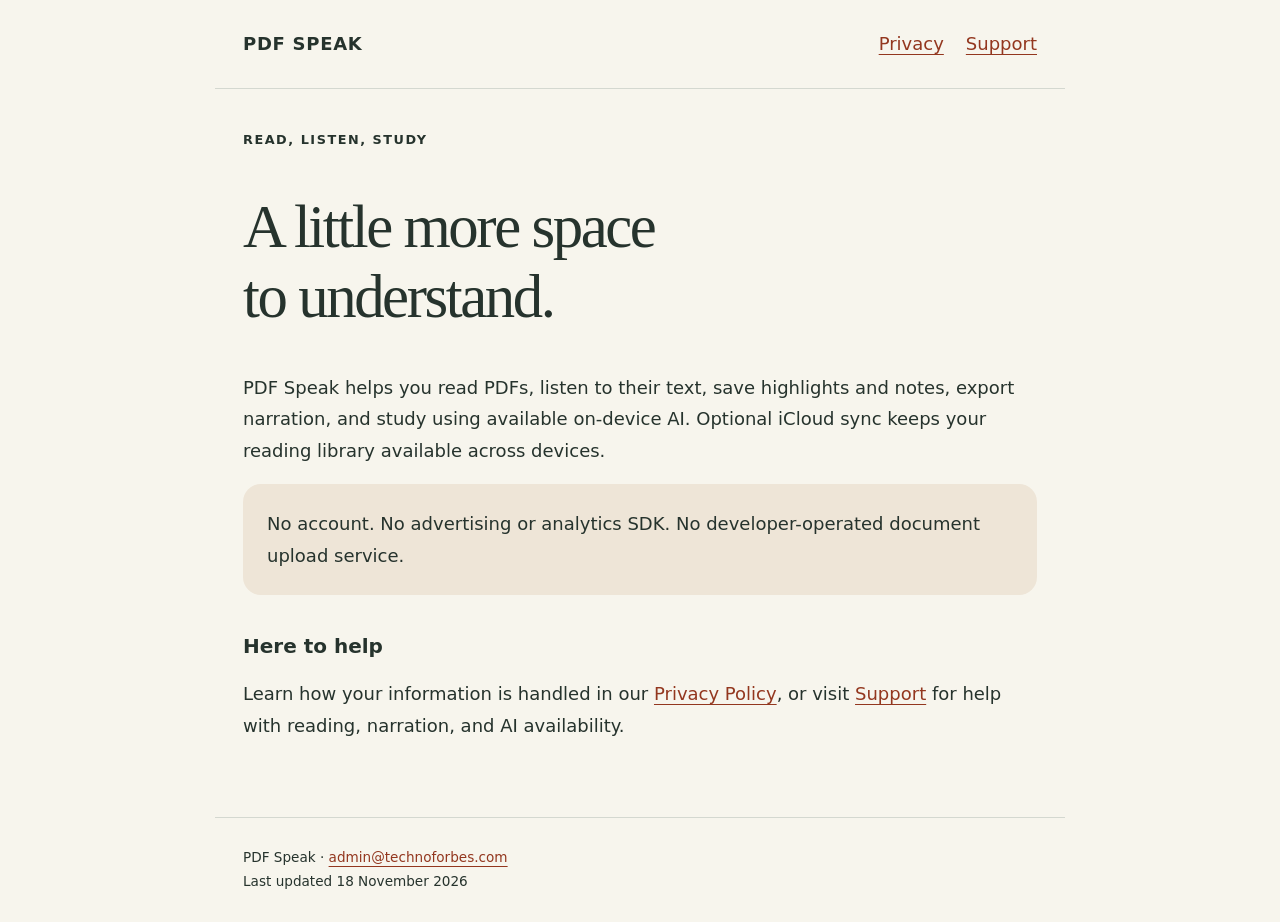
<file: index.html>
<!doctype html>
<html lang="en"><head><meta charset="utf-8"><meta name="viewport" content="width=device-width,initial-scale=1"><meta name="description" content="Read. Listen. Understand. for PDF Speak, a private PDF reading and listening app."><title>Read. Listen. Understand. · PDF Speak</title><link rel="stylesheet" href="style.css"></head><body><a class="skip" href="#main">Skip to content</a><header><a class="brand" href="index.html">PDF SPEAK</a><nav aria-label="Main"><a href="privacy.html">Privacy</a><a href="support.html">Support</a></nav></header><main id="main"><p class="eyebrow">Read, listen, study</p><h1>A little more space<br>to understand.</h1><p>PDF Speak helps you read PDFs, listen to their text, save highlights and notes, export narration, and study using available on-device AI. Optional iCloud sync keeps your reading library available across devices.</p><p class="note">No account. No advertising or analytics SDK. No developer-operated document upload service.</p><h2>Here to help</h2><p>Learn how your information is handled in our <a href="privacy.html">Privacy Policy</a>, or visit <a href="support.html">Support</a> for help with reading, narration, and AI availability.</p></main><footer>PDF Speak · <a href="mailto:admin@technoforbes.com">admin@technoforbes.com</a><br>Last updated 18 November 2026</footer></body></html>
</file>
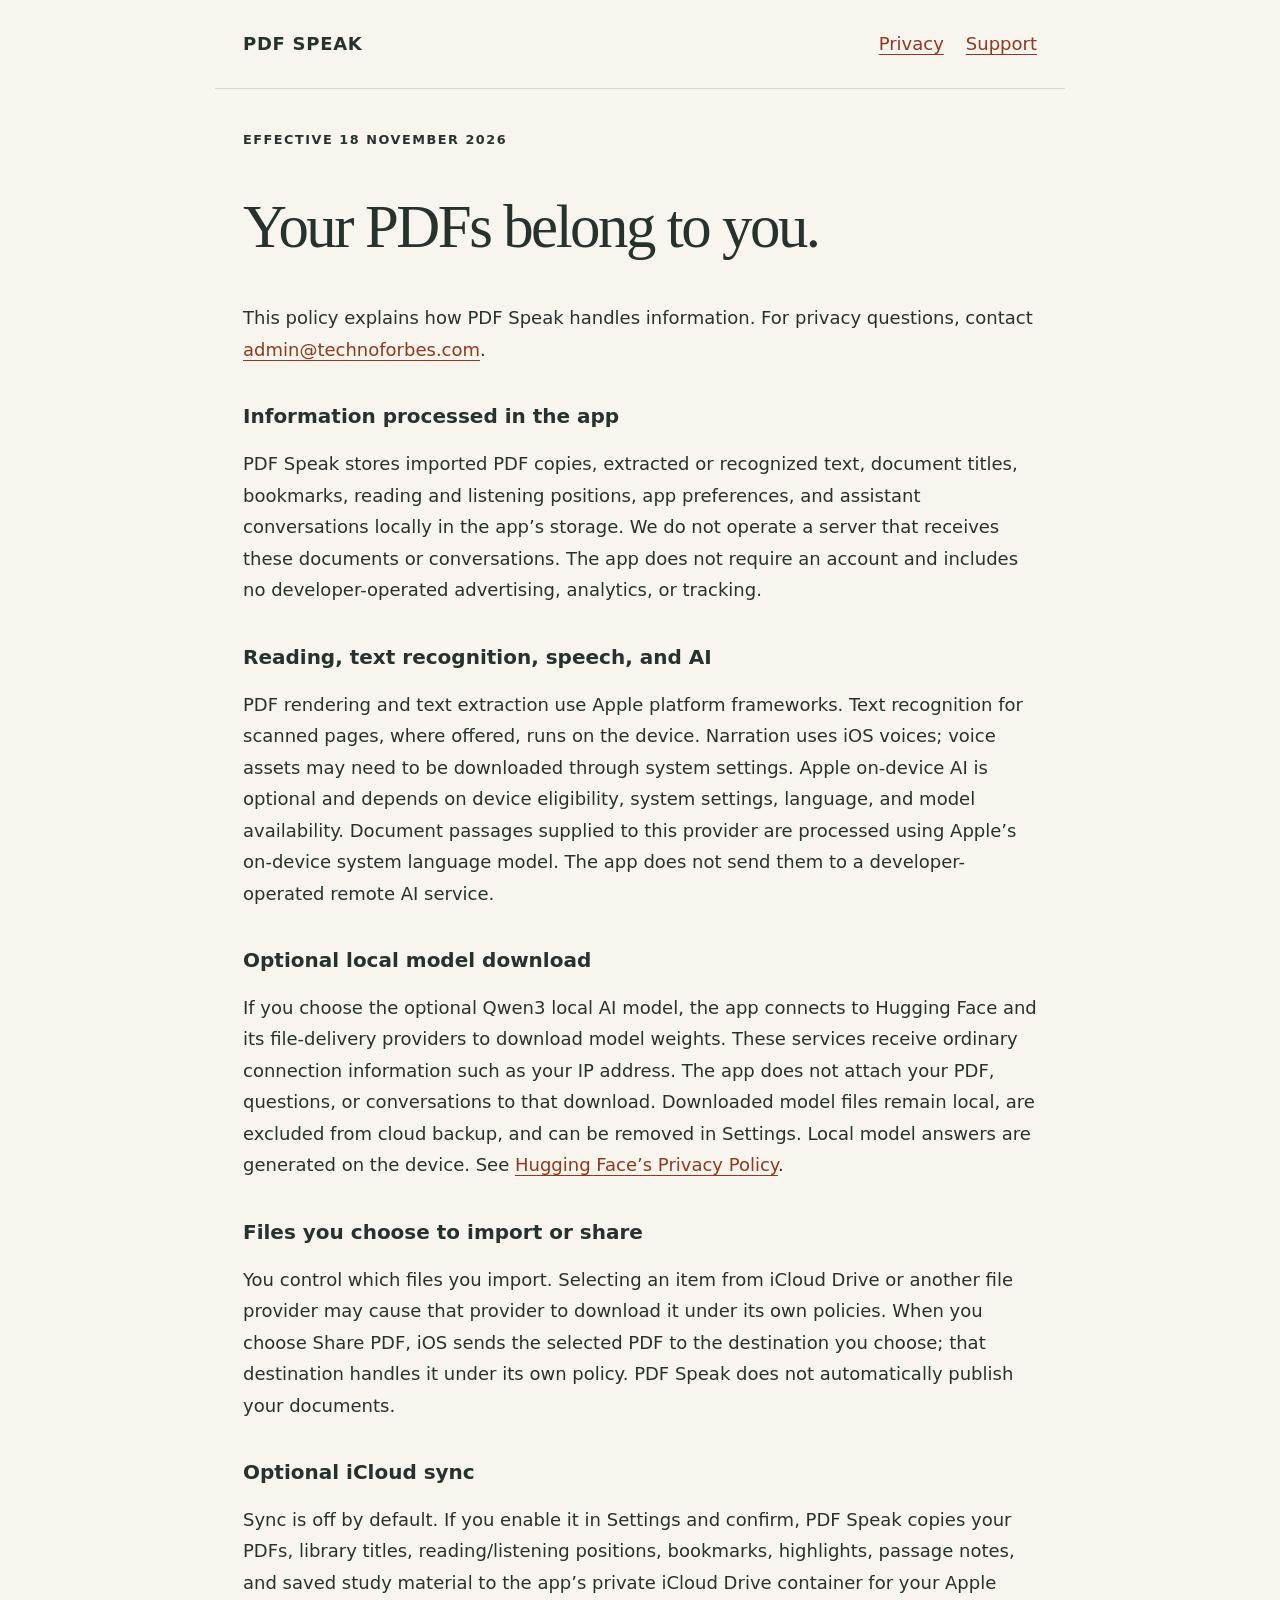
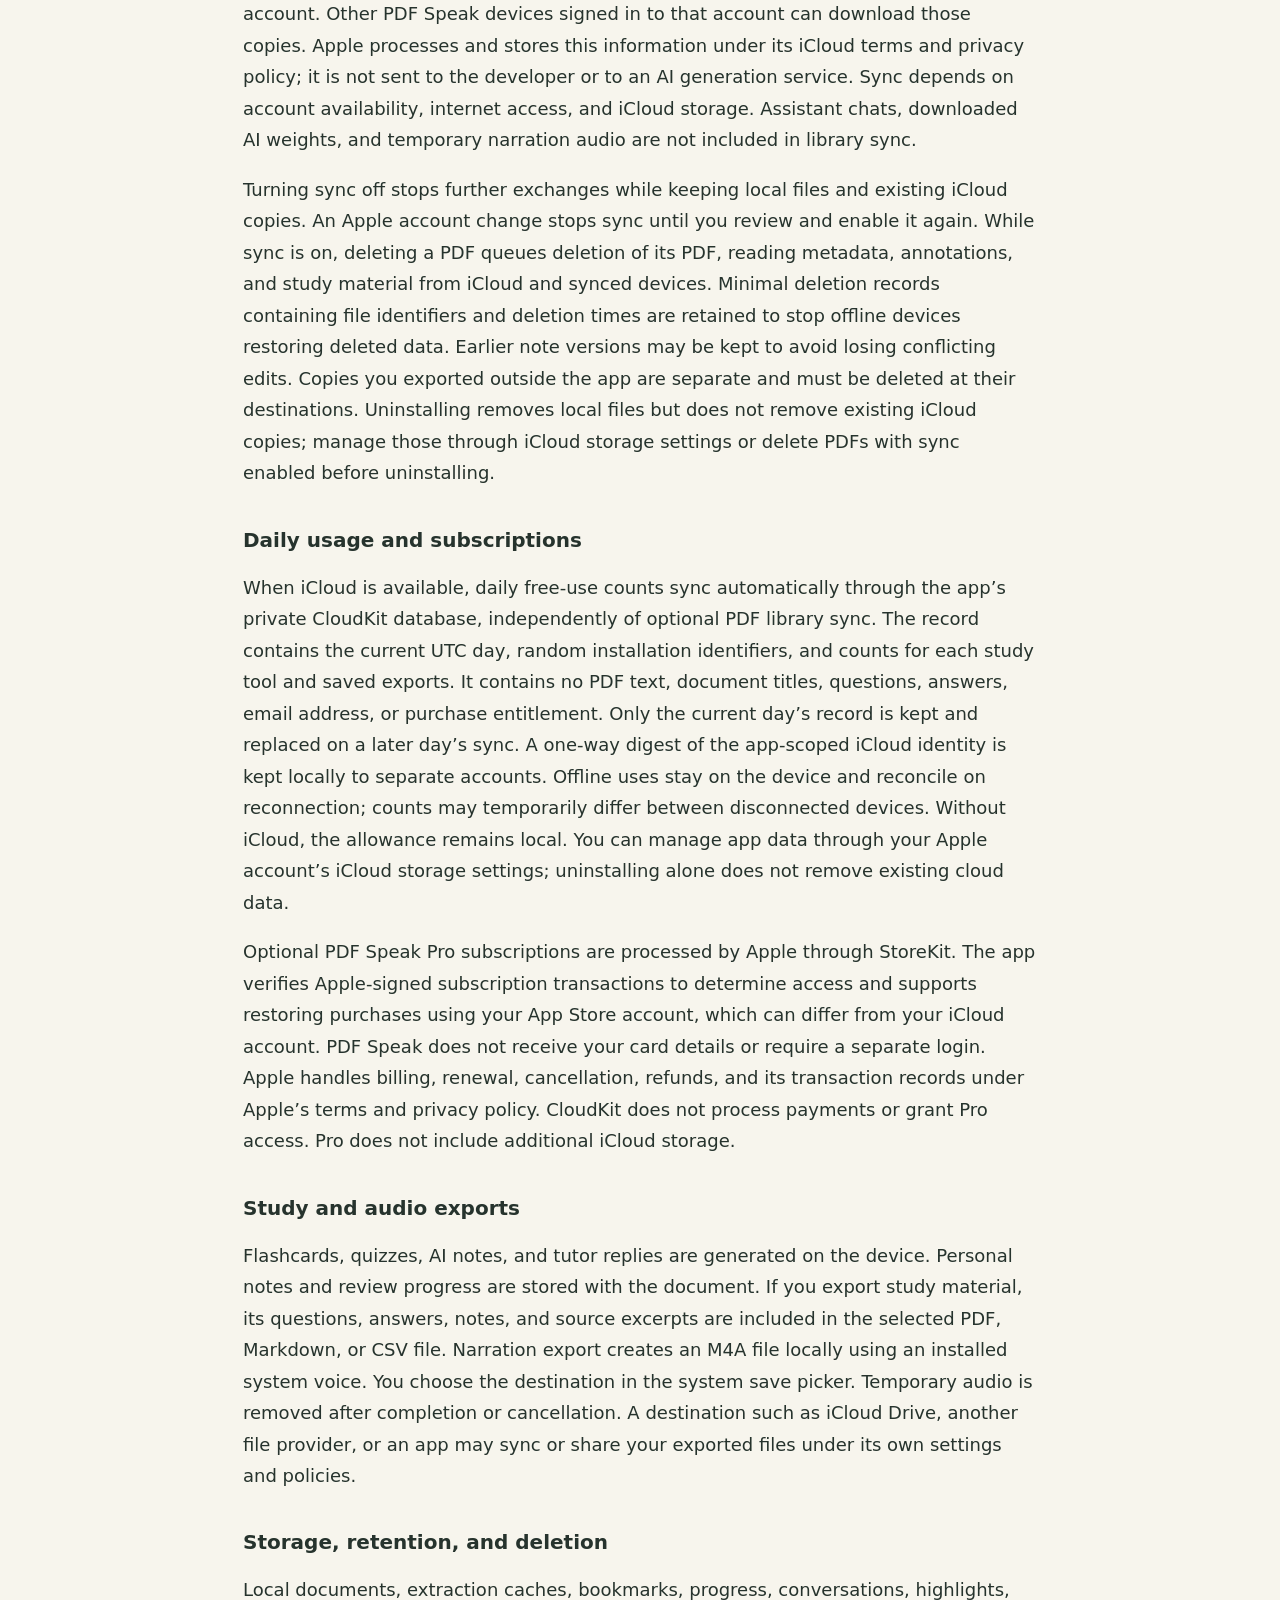
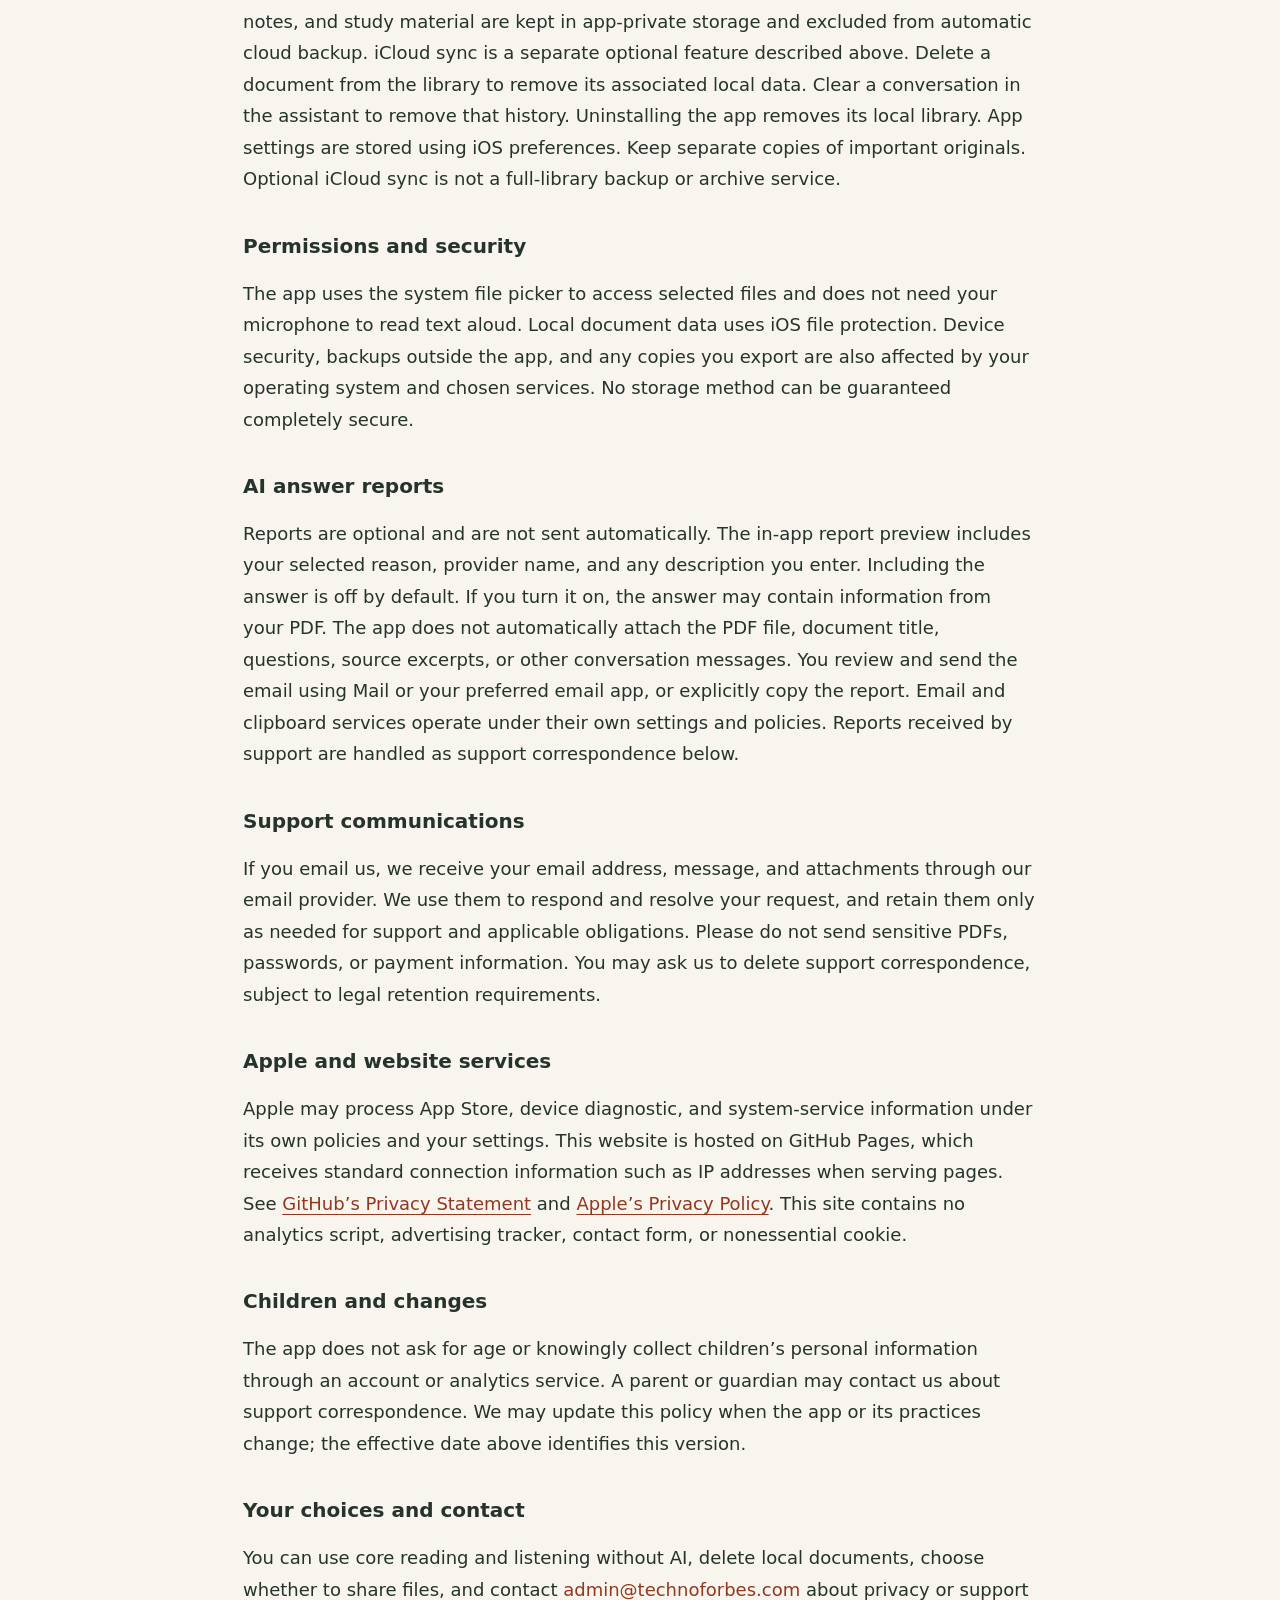
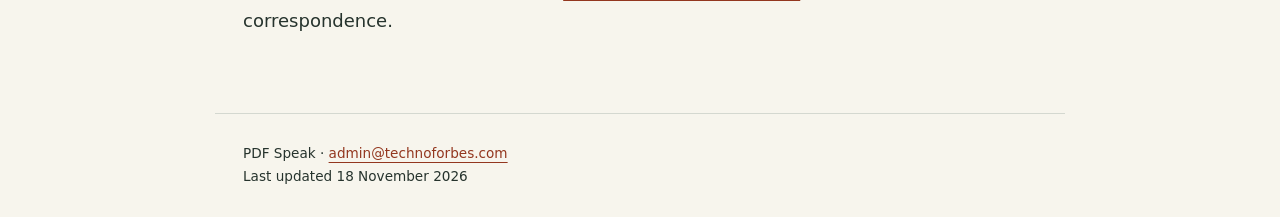
<file: privacy.html>
<!doctype html>
<html lang="en"><head><meta charset="utf-8"><meta name="viewport" content="width=device-width,initial-scale=1"><meta name="description" content="Privacy Policy for PDF Speak, a private PDF reading and listening app."><title>Privacy Policy · PDF Speak</title><link rel="stylesheet" href="style.css"></head><body><a class="skip" href="#main">Skip to content</a><header><a class="brand" href="index.html">PDF SPEAK</a><nav aria-label="Main"><a href="privacy.html">Privacy</a><a href="support.html">Support</a></nav></header><main id="main"><p class="eyebrow">Effective 18 November 2026</p><h1>Your PDFs belong to you.</h1><p>This policy explains how PDF Speak handles information. For privacy questions, contact <a href="mailto:admin@technoforbes.com">admin@technoforbes.com</a>.</p>
<h2>Information processed in the app</h2><p>PDF Speak stores imported PDF copies, extracted or recognized text, document titles, bookmarks, reading and listening positions, app preferences, and assistant conversations locally in the app’s storage. We do not operate a server that receives these documents or conversations. The app does not require an account and includes no developer-operated advertising, analytics, or tracking.</p>
<h2>Reading, text recognition, speech, and AI</h2><p>PDF rendering and text extraction use Apple platform frameworks. Text recognition for scanned pages, where offered, runs on the device. Narration uses iOS voices; voice assets may need to be downloaded through system settings. Apple on-device AI is optional and depends on device eligibility, system settings, language, and model availability. Document passages supplied to this provider are processed using Apple’s on-device system language model. The app does not send them to a developer-operated remote AI service.</p>
<h2>Optional local model download</h2><p>If you choose the optional Qwen3 local AI model, the app connects to Hugging Face and its file-delivery providers to download model weights. These services receive ordinary connection information such as your IP address. The app does not attach your PDF, questions, or conversations to that download. Downloaded model files remain local, are excluded from cloud backup, and can be removed in Settings. Local model answers are generated on the device. See <a href="https://huggingface.co/privacy">Hugging Face’s Privacy Policy</a>.</p><h2>Files you choose to import or share</h2><p>You control which files you import. Selecting an item from iCloud Drive or another file provider may cause that provider to download it under its own policies. When you choose Share PDF, iOS sends the selected PDF to the destination you choose; that destination handles it under its own policy. PDF Speak does not automatically publish your documents.</p>
<h2>Optional iCloud sync</h2><p>Sync is off by default. If you enable it in Settings and confirm, PDF Speak copies your PDFs, library titles, reading/listening positions, bookmarks, highlights, passage notes, and saved study material to the app’s private iCloud Drive container for your Apple account. Other PDF Speak devices signed in to that account can download those copies. Apple processes and stores this information under its iCloud terms and privacy policy; it is not sent to the developer or to an AI generation service. Sync depends on account availability, internet access, and iCloud storage. Assistant chats, downloaded AI weights, and temporary narration audio are not included in library sync.</p><p>Turning sync off stops further exchanges while keeping local files and existing iCloud copies. An Apple account change stops sync until you review and enable it again. While sync is on, deleting a PDF queues deletion of its PDF, reading metadata, annotations, and study material from iCloud and synced devices. Minimal deletion records containing file identifiers and deletion times are retained to stop offline devices restoring deleted data. Earlier note versions may be kept to avoid losing conflicting edits. Copies you exported outside the app are separate and must be deleted at their destinations. Uninstalling removes local files but does not remove existing iCloud copies; manage those through iCloud storage settings or delete PDFs with sync enabled before uninstalling.</p><h2>Daily usage and subscriptions</h2><p>When iCloud is available, daily free-use counts sync automatically through the app’s private CloudKit database, independently of optional PDF library sync. The record contains the current UTC day, random installation identifiers, and counts for each study tool and saved exports. It contains no PDF text, document titles, questions, answers, email address, or purchase entitlement. Only the current day’s record is kept and replaced on a later day’s sync. A one-way digest of the app-scoped iCloud identity is kept locally to separate accounts. Offline uses stay on the device and reconcile on reconnection; counts may temporarily differ between disconnected devices. Without iCloud, the allowance remains local. You can manage app data through your Apple account’s iCloud storage settings; uninstalling alone does not remove existing cloud data.</p><p>Optional PDF Speak Pro subscriptions are processed by Apple through StoreKit. The app verifies Apple-signed subscription transactions to determine access and supports restoring purchases using your App Store account, which can differ from your iCloud account. PDF Speak does not receive your card details or require a separate login. Apple handles billing, renewal, cancellation, refunds, and its transaction records under Apple’s terms and privacy policy. CloudKit does not process payments or grant Pro access. Pro does not include additional iCloud storage.</p><h2>Study and audio exports</h2><p>Flashcards, quizzes, AI notes, and tutor replies are generated on the device. Personal notes and review progress are stored with the document. If you export study material, its questions, answers, notes, and source excerpts are included in the selected PDF, Markdown, or CSV file. Narration export creates an M4A file locally using an installed system voice. You choose the destination in the system save picker. Temporary audio is removed after completion or cancellation. A destination such as iCloud Drive, another file provider, or an app may sync or share your exported files under its own settings and policies.</p><h2>Storage, retention, and deletion</h2><p>Local documents, extraction caches, bookmarks, progress, conversations, highlights, notes, and study material are kept in app-private storage and excluded from automatic cloud backup. iCloud sync is a separate optional feature described above. Delete a document from the library to remove its associated local data. Clear a conversation in the assistant to remove that history. Uninstalling the app removes its local library. App settings are stored using iOS preferences. Keep separate copies of important originals. Optional iCloud sync is not a full-library backup or archive service.</p>
<h2>Permissions and security</h2><p>The app uses the system file picker to access selected files and does not need your microphone to read text aloud. Local document data uses iOS file protection. Device security, backups outside the app, and any copies you export are also affected by your operating system and chosen services. No storage method can be guaranteed completely secure.</p>
<h2>AI answer reports</h2><p>Reports are optional and are not sent automatically. The in-app report preview includes your selected reason, provider name, and any description you enter. Including the answer is off by default. If you turn it on, the answer may contain information from your PDF. The app does not automatically attach the PDF file, document title, questions, source excerpts, or other conversation messages. You review and send the email using Mail or your preferred email app, or explicitly copy the report. Email and clipboard services operate under their own settings and policies. Reports received by support are handled as support correspondence below.</p><h2>Support communications</h2><p>If you email us, we receive your email address, message, and attachments through our email provider. We use them to respond and resolve your request, and retain them only as needed for support and applicable obligations. Please do not send sensitive PDFs, passwords, or payment information. You may ask us to delete support correspondence, subject to legal retention requirements.</p>
<h2>Apple and website services</h2><p>Apple may process App Store, device diagnostic, and system-service information under its own policies and your settings. This website is hosted on GitHub Pages, which receives standard connection information such as IP addresses when serving pages. See <a href="https://docs.github.com/en/site-policy/privacy-policies/github-general-privacy-statement">GitHub’s Privacy Statement</a> and <a href="https://www.apple.com/legal/privacy/">Apple’s Privacy Policy</a>. This site contains no analytics script, advertising tracker, contact form, or nonessential cookie.</p>
<h2>Children and changes</h2><p>The app does not ask for age or knowingly collect children’s personal information through an account or analytics service. A parent or guardian may contact us about support correspondence. We may update this policy when the app or its practices change; the effective date above identifies this version.</p>
<h2>Your choices and contact</h2><p>You can use core reading and listening without AI, delete local documents, choose whether to share files, and contact <a href="mailto:admin@technoforbes.com">admin@technoforbes.com</a> about privacy or support correspondence.</p></main><footer>PDF Speak · <a href="mailto:admin@technoforbes.com">admin@technoforbes.com</a><br>Last updated 18 November 2026</footer></body></html>
</file>
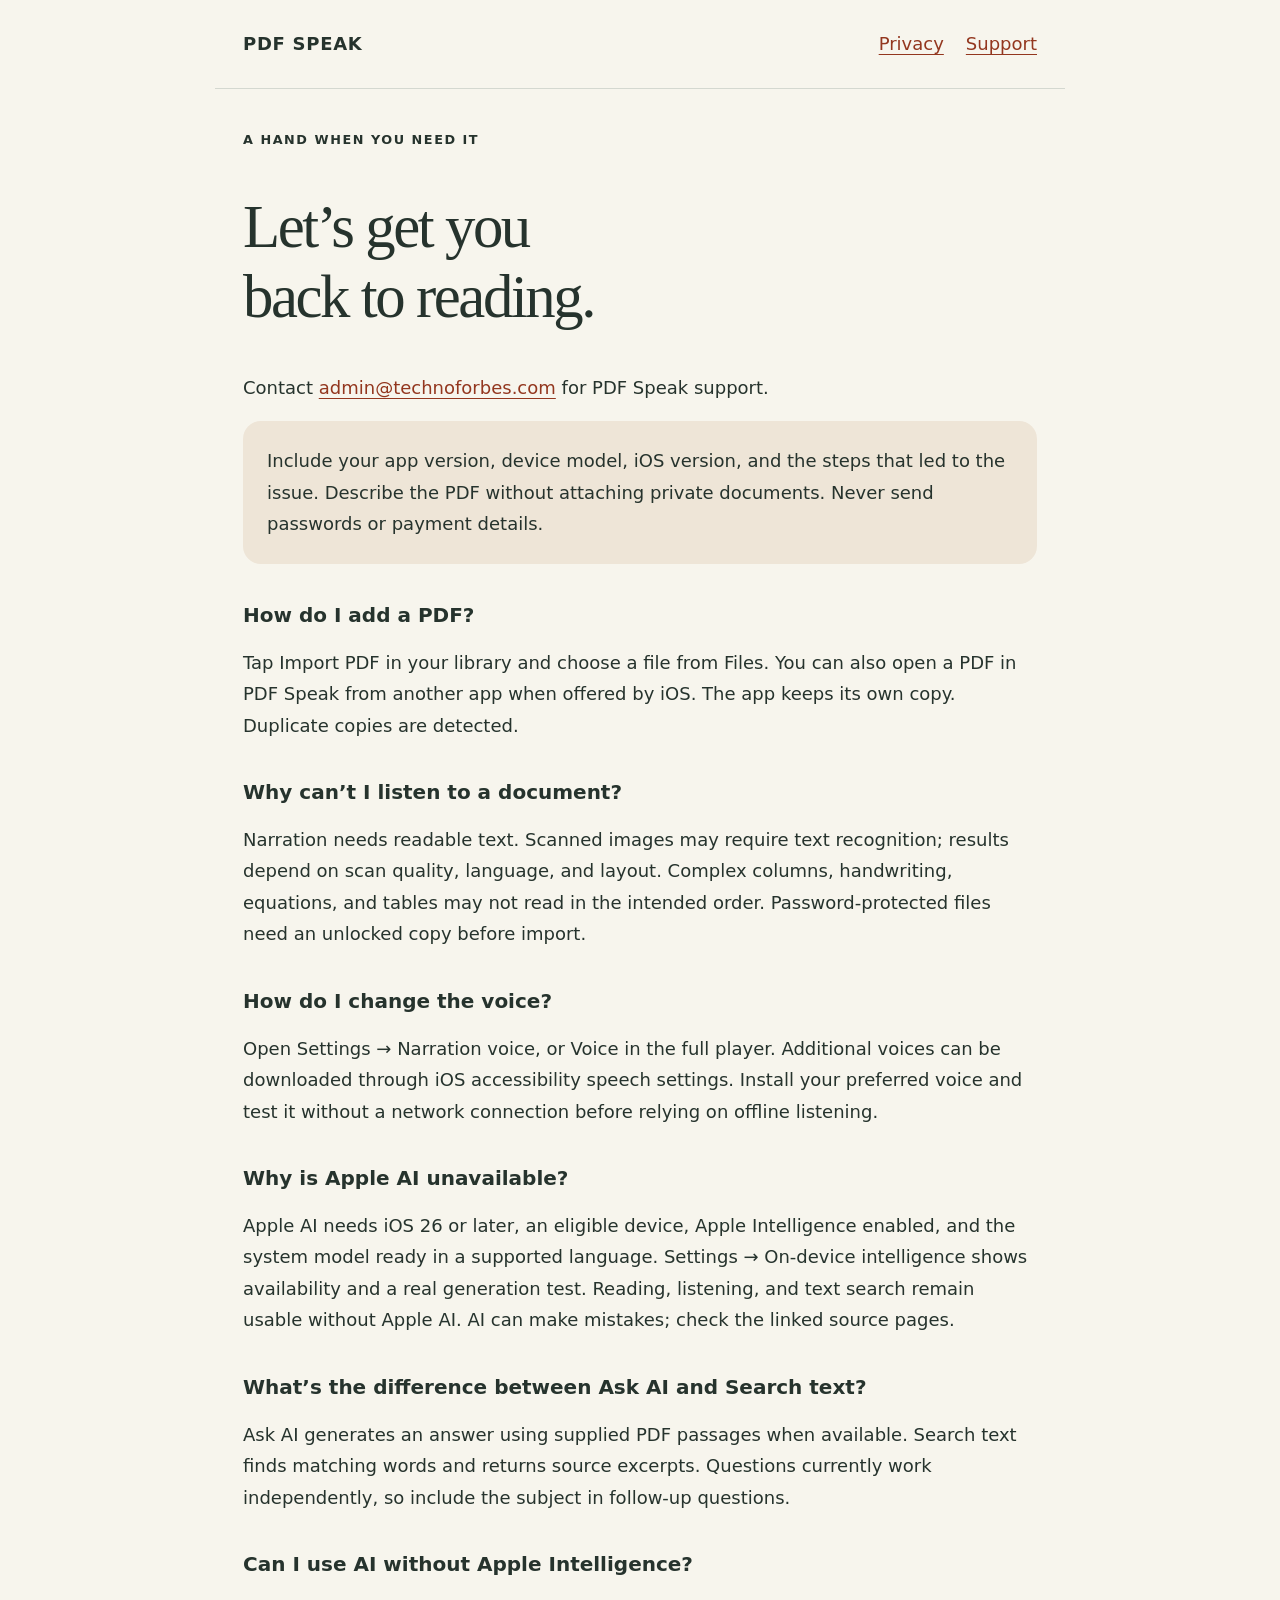
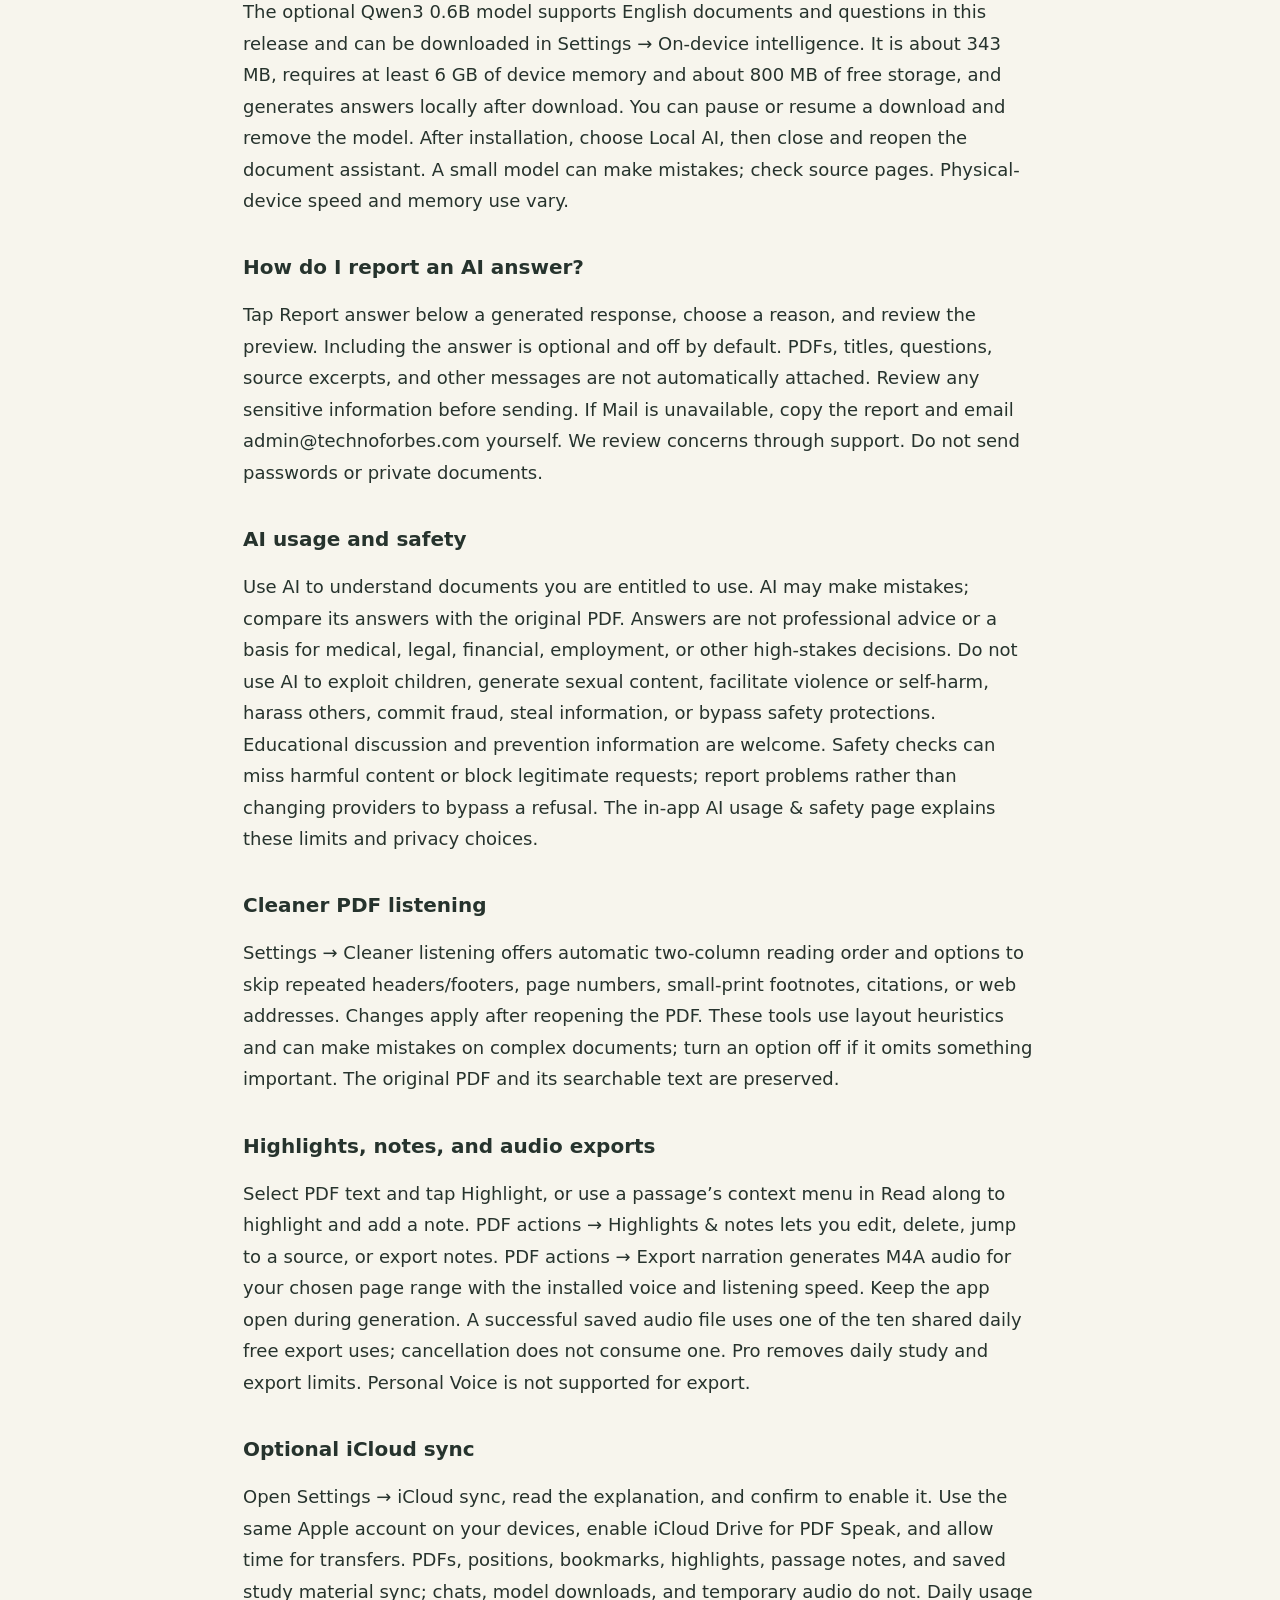
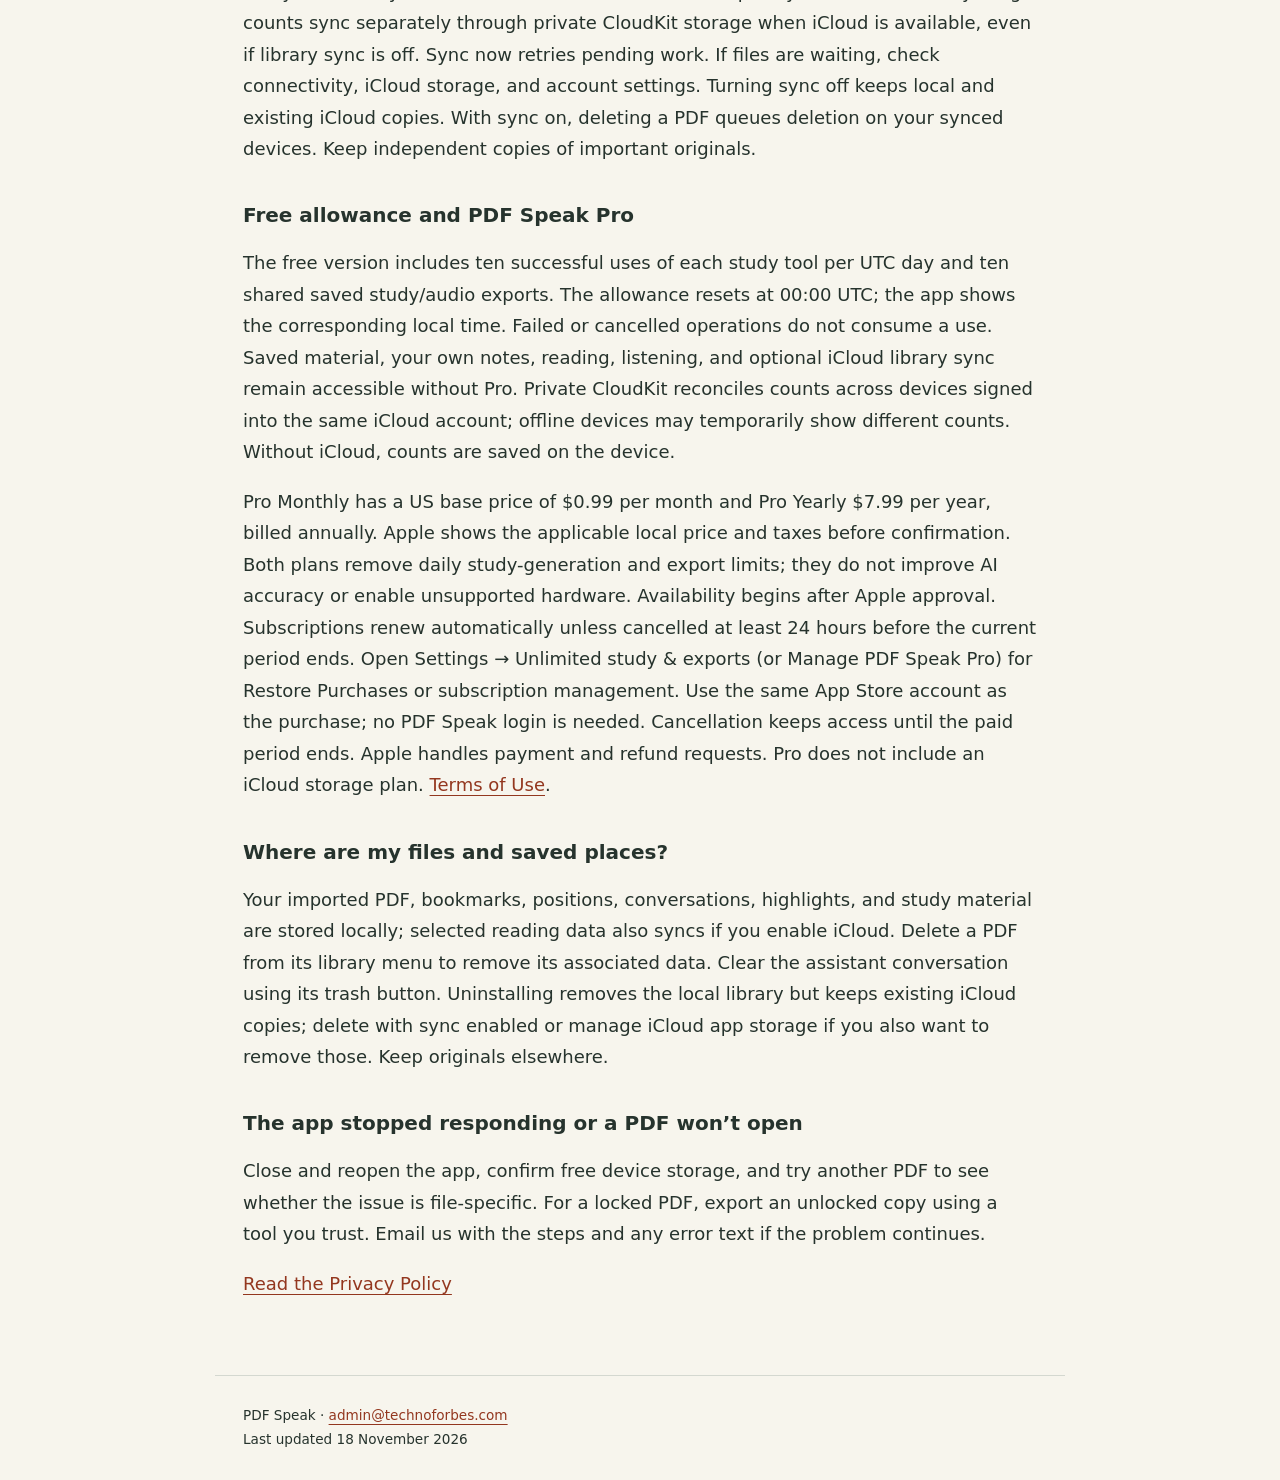
<file: support.html>
<!doctype html>
<html lang="en"><head><meta charset="utf-8"><meta name="viewport" content="width=device-width,initial-scale=1"><meta name="description" content="Support for PDF Speak, a private PDF reading and listening app."><title>Support · PDF Speak</title><link rel="stylesheet" href="style.css"></head><body><a class="skip" href="#main">Skip to content</a><header><a class="brand" href="index.html">PDF SPEAK</a><nav aria-label="Main"><a href="privacy.html">Privacy</a><a href="support.html">Support</a></nav></header><main id="main"><p class="eyebrow">A hand when you need it</p><h1>Let’s get you<br>back to reading.</h1><p>Contact <a href="mailto:admin@technoforbes.com?subject=PDF%20Speak%20Support">admin@technoforbes.com</a> for PDF Speak support.</p><p class="note">Include your app version, device model, iOS version, and the steps that led to the issue. Describe the PDF without attaching private documents. Never send passwords or payment details.</p>
<h2>How do I add a PDF?</h2><p>Tap Import PDF in your library and choose a file from Files. You can also open a PDF in PDF Speak from another app when offered by iOS. The app keeps its own copy. Duplicate copies are detected.</p>
<h2>Why can’t I listen to a document?</h2><p>Narration needs readable text. Scanned images may require text recognition; results depend on scan quality, language, and layout. Complex columns, handwriting, equations, and tables may not read in the intended order. Password-protected files need an unlocked copy before import.</p>
<h2>How do I change the voice?</h2><p>Open Settings → Narration voice, or Voice in the full player. Additional voices can be downloaded through iOS accessibility speech settings. Install your preferred voice and test it without a network connection before relying on offline listening.</p>
<h2>Why is Apple AI unavailable?</h2><p>Apple AI needs iOS 26 or later, an eligible device, Apple Intelligence enabled, and the system model ready in a supported language. Settings → On-device intelligence shows availability and a real generation test. Reading, listening, and text search remain usable without Apple AI. AI can make mistakes; check the linked source pages.</p>
<h2>What’s the difference between Ask AI and Search text?</h2><p>Ask AI generates an answer using supplied PDF passages when available. Search text finds matching words and returns source excerpts. Questions currently work independently, so include the subject in follow-up questions.</p>
<h2>Can I use AI without Apple Intelligence?</h2><p>The optional Qwen3 0.6B model supports English documents and questions in this release and can be downloaded in Settings → On-device intelligence. It is about 343 MB, requires at least 6 GB of device memory and about 800 MB of free storage, and generates answers locally after download. You can pause or resume a download and remove the model. After installation, choose Local AI, then close and reopen the document assistant. A small model can make mistakes; check source pages. Physical-device speed and memory use vary.</p><h2>How do I report an AI answer?</h2><p>Tap Report answer below a generated response, choose a reason, and review the preview. Including the answer is optional and off by default. PDFs, titles, questions, source excerpts, and other messages are not automatically attached. Review any sensitive information before sending. If Mail is unavailable, copy the report and email admin@technoforbes.com yourself. We review concerns through support. Do not send passwords or private documents.</p><h2>AI usage and safety</h2><p>Use AI to understand documents you are entitled to use. AI may make mistakes; compare its answers with the original PDF. Answers are not professional advice or a basis for medical, legal, financial, employment, or other high-stakes decisions. Do not use AI to exploit children, generate sexual content, facilitate violence or self-harm, harass others, commit fraud, steal information, or bypass safety protections. Educational discussion and prevention information are welcome. Safety checks can miss harmful content or block legitimate requests; report problems rather than changing providers to bypass a refusal. The in-app AI usage &amp; safety page explains these limits and privacy choices.</p><h2>Cleaner PDF listening</h2><p>Settings → Cleaner listening offers automatic two-column reading order and options to skip repeated headers/footers, page numbers, small-print footnotes, citations, or web addresses. Changes apply after reopening the PDF. These tools use layout heuristics and can make mistakes on complex documents; turn an option off if it omits something important. The original PDF and its searchable text are preserved.</p><h2>Highlights, notes, and audio exports</h2><p>Select PDF text and tap Highlight, or use a passage’s context menu in Read along to highlight and add a note. PDF actions → Highlights &amp; notes lets you edit, delete, jump to a source, or export notes. PDF actions → Export narration generates M4A audio for your chosen page range with the installed voice and listening speed. Keep the app open during generation. A successful saved audio file uses one of the ten shared daily free export uses; cancellation does not consume one. Pro removes daily study and export limits. Personal Voice is not supported for export.</p><h2>Optional iCloud sync</h2><p>Open Settings → iCloud sync, read the explanation, and confirm to enable it. Use the same Apple account on your devices, enable iCloud Drive for PDF Speak, and allow time for transfers. PDFs, positions, bookmarks, highlights, passage notes, and saved study material sync; chats, model downloads, and temporary audio do not. Daily usage counts sync separately through private CloudKit storage when iCloud is available, even if library sync is off. Sync now retries pending work. If files are waiting, check connectivity, iCloud storage, and account settings. Turning sync off keeps local and existing iCloud copies. With sync on, deleting a PDF queues deletion on your synced devices. Keep independent copies of important originals.</p><h2>Free allowance and PDF Speak Pro</h2><p>The free version includes ten successful uses of each study tool per UTC day and ten shared saved study/audio exports. The allowance resets at 00:00 UTC; the app shows the corresponding local time. Failed or cancelled operations do not consume a use. Saved material, your own notes, reading, listening, and optional iCloud library sync remain accessible without Pro. Private CloudKit reconciles counts across devices signed into the same iCloud account; offline devices may temporarily show different counts. Without iCloud, counts are saved on the device.</p><p>Pro Monthly has a US base price of $0.99 per month and Pro Yearly $7.99 per year, billed annually. Apple shows the applicable local price and taxes before confirmation. Both plans remove daily study-generation and export limits; they do not improve AI accuracy or enable unsupported hardware. Availability begins after Apple approval. Subscriptions renew automatically unless cancelled at least 24 hours before the current period ends. Open Settings → Unlimited study &amp; exports (or Manage PDF Speak Pro) for Restore Purchases or subscription management. Use the same App Store account as the purchase; no PDF Speak login is needed. Cancellation keeps access until the paid period ends. Apple handles payment and refund requests. Pro does not include an iCloud storage plan. <a href="https://www.apple.com/legal/internet-services/itunes/dev/stdeula/">Terms of Use</a>.</p><h2>Where are my files and saved places?</h2><p>Your imported PDF, bookmarks, positions, conversations, highlights, and study material are stored locally; selected reading data also syncs if you enable iCloud. Delete a PDF from its library menu to remove its associated data. Clear the assistant conversation using its trash button. Uninstalling removes the local library but keeps existing iCloud copies; delete with sync enabled or manage iCloud app storage if you also want to remove those. Keep originals elsewhere.</p>
<h2>The app stopped responding or a PDF won’t open</h2><p>Close and reopen the app, confirm free device storage, and try another PDF to see whether the issue is file-specific. For a locked PDF, export an unlocked copy using a tool you trust. Email us with the steps and any error text if the problem continues.</p><p><a href="privacy.html">Read the Privacy Policy</a></p></main><footer>PDF Speak · <a href="mailto:admin@technoforbes.com">admin@technoforbes.com</a><br>Last updated 18 November 2026</footer></body></html>
</file>
<file: style.css>
*{box-sizing:border-box}html{color-scheme:light dark}body{margin:0;background:#f7f5ed;color:#26332d;font:18px/1.75 system-ui,-apple-system,sans-serif}header,main,footer{max-width:850px;margin:auto;padding:28px}header{display:flex;gap:24px;align-items:center;justify-content:space-between;border-bottom:1px solid #d4d8d0}nav{display:flex;gap:22px;flex-wrap:wrap}a{color:#93371f;text-underline-offset:4px}a:focus-visible{outline:3px solid #93371f;outline-offset:5px}h1{font:clamp(2.3rem,7vw,3.8rem)/1.14 Georgia,serif;letter-spacing:-.04em}h2{font-size:1.25rem;margin-top:2.3rem;line-height:1.4}.brand{font-weight:800;letter-spacing:.04em;text-decoration:none;color:inherit}.eyebrow{font-size:.8rem;font-weight:700;letter-spacing:.12em;text-transform:uppercase}.note{background:#eee5d7;border-radius:18px;padding:24px}.skip{position:absolute;left:-9999px}.skip:focus{left:12px;top:12px;background:white;padding:12px}footer{font-size:.85rem;border-top:1px solid #d4d8d0;margin-top:30px}@media(max-width:500px){header{align-items:start;flex-direction:column;gap:12px}header,main,footer{padding:22px}}@media(prefers-color-scheme:dark){body{background:#181e1b;color:#f2f0e8}a{color:#f5ab8f}.note{background:#30382f}header,footer{border-color:#465046}}
</file>
